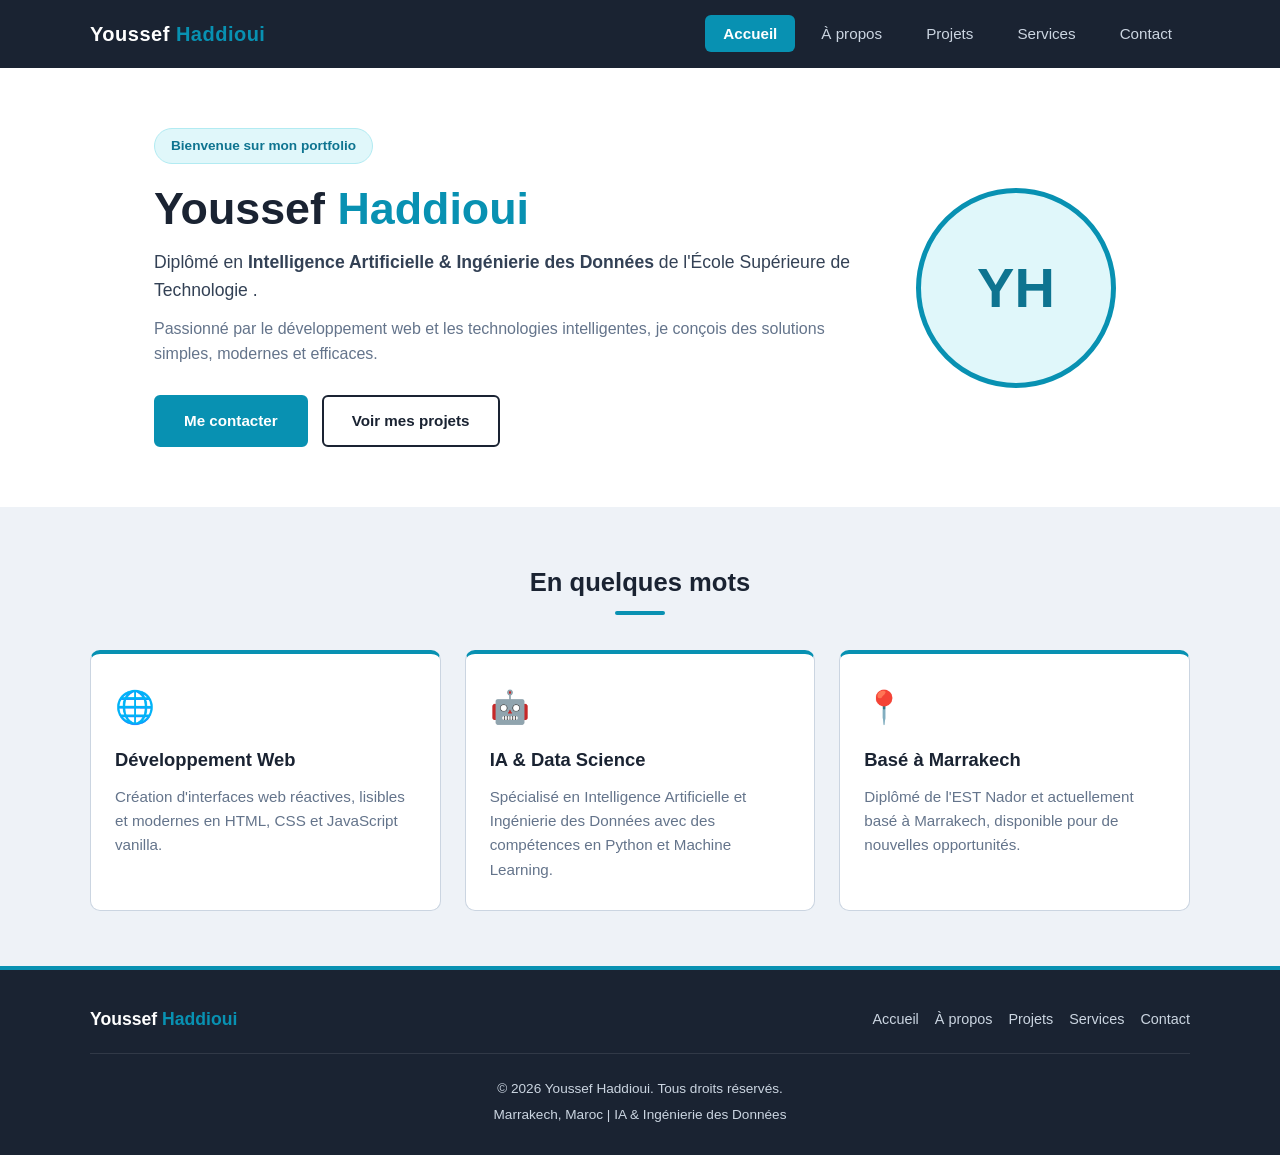
<file: index.html>
<!DOCTYPE html>
<html lang="fr">
<head>
    <meta charset="UTF-8">
    <meta name="viewport" content="width=device-width, initial-scale=1.0">
    <title>Accueil - Youssef Haddioui</title>
    <link rel="icon" type="image/png" href="assets/favicon.png">
    <link rel="stylesheet" href="css/style.css">
</head>
<body>

    <!-- Header / Entête du site -->
    <header class="site-header">
        <div class="container header-container">
            <a href="index.html" class="logo">Youssef <span>Haddioui</span></a>

            <!-- Bouton menu hamburger (Mobile) -->
            <button class="menu-toggle" id="menuToggle" aria-label="Ouvrir le menu">
                <span class="bar"></span>
                <span class="bar"></span>
                <span class="bar"></span>
            </button>

            <!-- Navigation -->
            <nav class="main-nav" id="mainNav">
                <ul>
                    <li><a href="index.html" class="nav-link active">Accueil</a></li>
                    <li><a href="about.html" class="nav-link">À propos</a></li>
                    <li><a href="projects.html" class="nav-link">Projets</a></li>
                    <li><a href="services.html" class="nav-link">Services</a></li>
                    <li><a href="contact.html" class="nav-link">Contact</a></li>
                </ul>
            </nav>
        </div>
    </header>

    <!-- Contenu principal -->
    <main>
        <!-- Section Hero / Présentation -->
        <section class="hero">
            <div class="hero-inner">
                <div class="hero-text">
                    <span class="hero-badge">Bienvenue sur mon portfolio</span>
                    <h1 class="hero-title">Youssef <span>Haddioui</span></h1>
                    <p class="hero-subtitle">
                        Diplômé en <strong>Intelligence Artificielle & Ingénierie des Données</strong> de l'École Supérieure de Technologie .
                    </p>
                    <p class="hero-description">
                        Passionné par le développement web et les technologies intelligentes, je conçois des solutions simples, modernes et efficaces.
                    </p>
                    <div class="hero-buttons">
                        <a href="contact.html" class="btn btn-primary">Me contacter</a>
                        <a href="projects.html" class="btn btn-secondary">Voir mes projets</a>
                    </div>
                </div>
                <div class="hero-visual">
                    <div class="profile-circle">YH</div>
                </div>
            </div>
        </section>

        <!-- Section Aperçu / Points forts -->
        <section class="overview">
            <div class="container">
                <div class="section-header">
                    <h2 class="section-title">En quelques mots</h2>
                    <div class="section-line"></div>
                </div>
                <div class="overview-grid">
                    <div class="card">
                        <span class="card-icon">🌐</span>
                        <h3>Développement Web</h3>
                        <p>Création d'interfaces web réactives, lisibles et modernes en HTML, CSS et JavaScript vanilla.</p>
                    </div>
                    <div class="card">
                        <span class="card-icon">🤖</span>
                        <h3>IA & Data Science</h3>
                        <p>Spécialisé en Intelligence Artificielle et Ingénierie des Données avec des compétences en Python et Machine Learning.</p>
                    </div>
                    <div class="card">
                        <span class="card-icon">📍</span>
                        <h3>Basé à Marrakech</h3>
                        <p>Diplômé de l'EST Nador et actuellement basé à Marrakech, disponible pour de nouvelles opportunités.</p>
                    </div>
                </div>
            </div>
        </section>
    </main>

    <!-- Footer / Pied de page -->
    <footer class="site-footer">
        <div class="container">
            <div class="footer-inner">
                <p class="footer-brand">Youssef <span>Haddioui</span></p>
                <nav class="footer-nav">
                    <a href="index.html">Accueil</a>
                    <a href="about.html">À propos</a>
                    <a href="projects.html">Projets</a>
                    <a href="services.html">Services</a>
                    <a href="contact.html">Contact</a>
                </nav>
            </div>
            <div class="footer-bottom">
                <p>&copy; 2026 Youssef Haddioui. Tous droits réservés.</p>
                <p>Marrakech, Maroc | IA & Ingénierie des Données</p>
            </div>
        </div>
    </footer>

    <script src="js/script.js"></script>
</body>
</html>
</file>
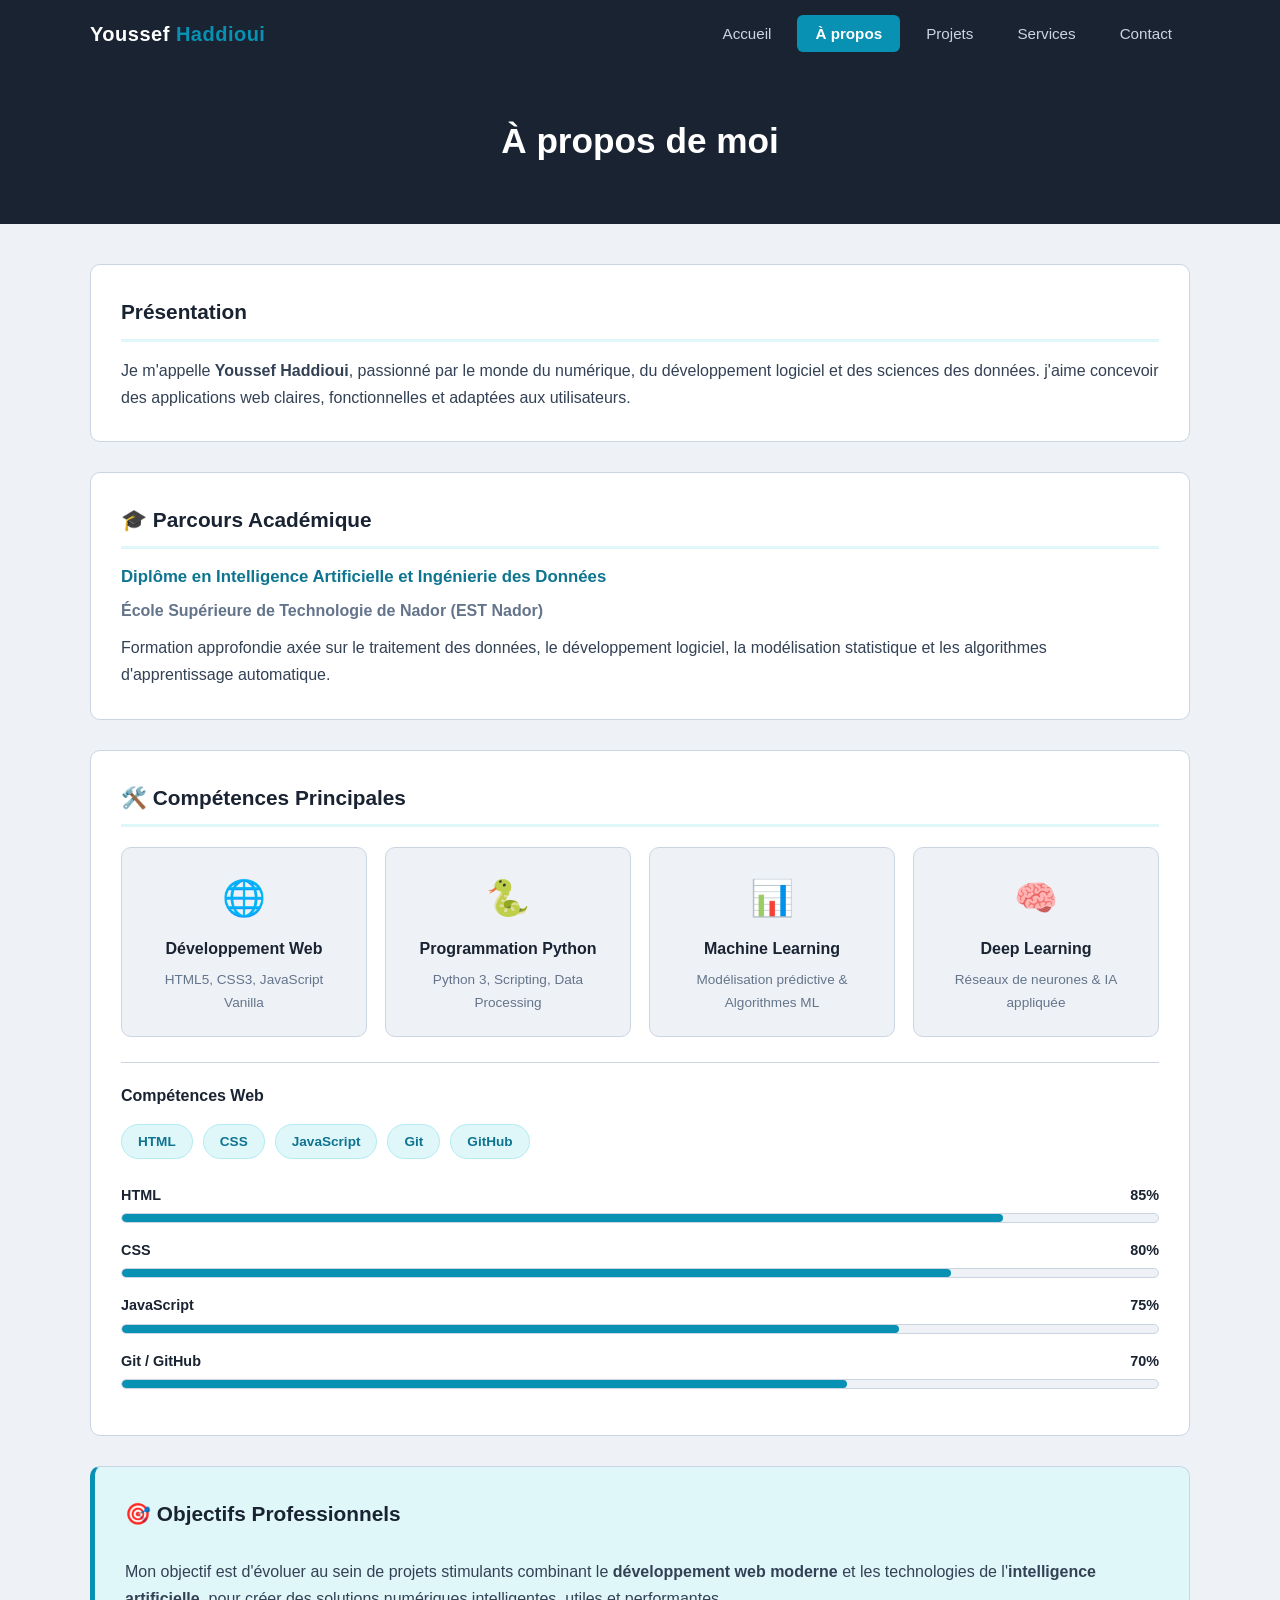
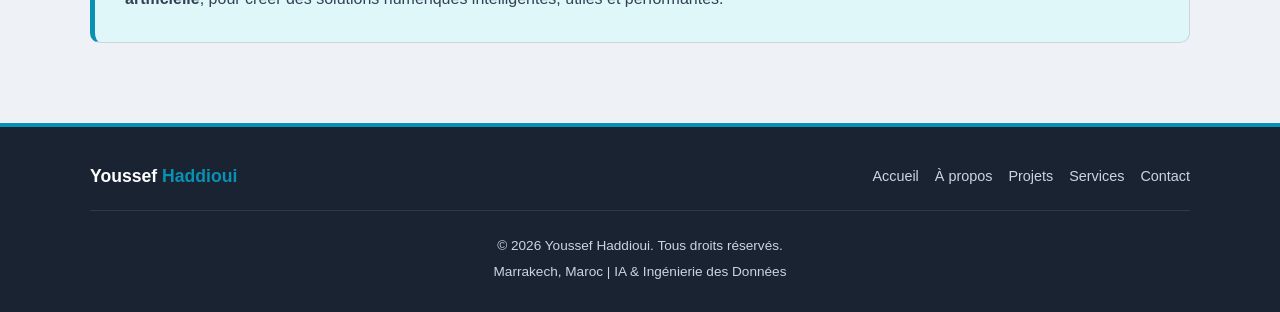
<file: about.html>
<!DOCTYPE html>
<html lang="fr">
<head>
    <meta charset="UTF-8">
    <meta name="viewport" content="width=device-width, initial-scale=1.0">
    <title>À propos - Youssef Haddioui</title>
    <link rel="icon" type="image/png" href="assets/favicon.png">
    <link rel="stylesheet" href="css/style.css">
</head>
<body>

    <!-- Header / Entête du site -->
    <header class="site-header">
        <div class="container header-container">
            <a href="index.html" class="logo">Youssef <span>Haddioui</span></a>

            <button class="menu-toggle" id="menuToggle" aria-label="Ouvrir le menu">
                <span class="bar"></span>
                <span class="bar"></span>
                <span class="bar"></span>
            </button>

            <nav class="main-nav" id="mainNav">
                <ul>
                    <li><a href="index.html" class="nav-link">Accueil</a></li>
                    <li><a href="about.html" class="nav-link active">À propos</a></li>
                    <li><a href="projects.html" class="nav-link">Projets</a></li>
                    <li><a href="services.html" class="nav-link">Services</a></li>
                    <li><a href="contact.html" class="nav-link">Contact</a></li>
                </ul>
            </nav>
        </div>
    </header>

    <main>
        <!-- Bandeau titre de page -->
        <div class="page-banner">
            <h1 class="page-title">À propos de moi</h1>
        </div>

        <div class="container page-content">

            <!-- Section Présentation Personnelle -->
            <section class="about-section">
                <div class="about-card">
                    <h2>Présentation</h2>
                    <p>
                        Je m'appelle <strong>Youssef Haddioui</strong>, passionné par le monde du numérique, du développement logiciel et des sciences des données. j'aime concevoir des applications web claires, fonctionnelles et adaptées aux utilisateurs.
                    </p>
                </div>
            </section>

            <!-- Section Parcours Académique -->
            <section class="about-section">
                <div class="about-card">
                    <h2>🎓 Parcours Académique</h2>
                    <div class="education-item">
                        <h3>Diplôme en Intelligence Artificielle et Ingénierie des Données</h3>
                        <p class="institution">École Supérieure de Technologie de Nador (EST Nador)</p>
                        <p>
                            Formation approfondie axée sur le traitement des données, le développement logiciel, la modélisation statistique et les algorithmes d'apprentissage automatique.
                        </p>
                    </div>
                </div>
            </section>

            
            <section class="about-section">
                <div class="about-card">
                    <h2>🛠️ Compétences Principales</h2>
                    <div class="skills-grid">
                        <div class="skill-item">
                            <span class="skill-icon">🌐</span>
                            <h4>Développement Web</h4>
                            <p>HTML5, CSS3, JavaScript Vanilla</p>
                        </div>
                        <div class="skill-item">
                            <span class="skill-icon">🐍</span>
                            <h4>Programmation Python</h4>
                            <p>Python 3, Scripting, Data Processing</p>
                        </div>
                        <div class="skill-item">
                            <span class="skill-icon">📊</span>
                            <h4>Machine Learning</h4>
                            <p>Modélisation prédictive & Algorithmes ML</p>
                        </div>
                        <div class="skill-item">
                            <span class="skill-icon">🧠</span>
                            <h4>Deep Learning</h4>
                            <p>Réseaux de neurones & IA appliquée</p>
                        </div>
                    </div>

                    <!-- Compétences Web avec badges et barres -->
                    <div class="skill-badges-section">
                        <h3>Compétences Web</h3>
                        <div class="skill-badges">
                            <span class="skill-badge">HTML</span>
                            <span class="skill-badge">CSS</span>
                            <span class="skill-badge">JavaScript</span>
                            <span class="skill-badge">Git</span>
                            <span class="skill-badge">GitHub</span>
                        </div>

                        <div class="skill-bar-item">
                            <div class="skill-bar-label">
                                <span>HTML</span>
                                <span>85%</span>
                            </div>
                            <div class="skill-bar">
                                <div class="skill-bar-fill fill-85"></div>
                            </div>
                        </div>
                        <div class="skill-bar-item">
                            <div class="skill-bar-label">
                                <span>CSS</span>
                                <span>80%</span>
                            </div>
                            <div class="skill-bar">
                                <div class="skill-bar-fill fill-80"></div>
                            </div>
                        </div>
                        <div class="skill-bar-item">
                            <div class="skill-bar-label">
                                <span>JavaScript</span>
                                <span>75%</span>
                            </div>
                            <div class="skill-bar">
                                <div class="skill-bar-fill fill-75"></div>
                            </div>
                        </div>
                        <div class="skill-bar-item">
                            <div class="skill-bar-label">
                                <span>Git / GitHub</span>
                                <span>70%</span>
                            </div>
                            <div class="skill-bar">
                                <div class="skill-bar-fill fill-70"></div>
                            </div>
                        </div>
                    </div>
                </div>
            </section>

            <!-- Section Objectifs Professionnels -->
            <section class="about-section">
                <div class="about-card highlight-card">
                    <h2>🎯 Objectifs Professionnels</h2>
                    <p>
                        Mon objectif est d'évoluer au sein de projets stimulants combinant le <strong>développement web moderne</strong> et les technologies de l'<strong>intelligence artificielle</strong>, pour créer des solutions numériques intelligentes, utiles et performantes.
                    </p>
                </div>
            </section>

        </div>
    </main>

    <footer class="site-footer">
        <div class="container">
            <div class="footer-inner">
                <p class="footer-brand">Youssef <span>Haddioui</span></p>
                <nav class="footer-nav">
                    <a href="index.html">Accueil</a>
                    <a href="about.html">À propos</a>
                    <a href="projects.html">Projets</a>
                    <a href="services.html">Services</a>
                    <a href="contact.html">Contact</a>
                </nav>
            </div>
            <div class="footer-bottom">
                <p>&copy; 2026 Youssef Haddioui. Tous droits réservés.</p>
                <p>Marrakech, Maroc | IA & Ingénierie des Données</p>
            </div>
        </div>
    </footer>

    <script src="js/script.js"></script>
</body>
</html>
</file>
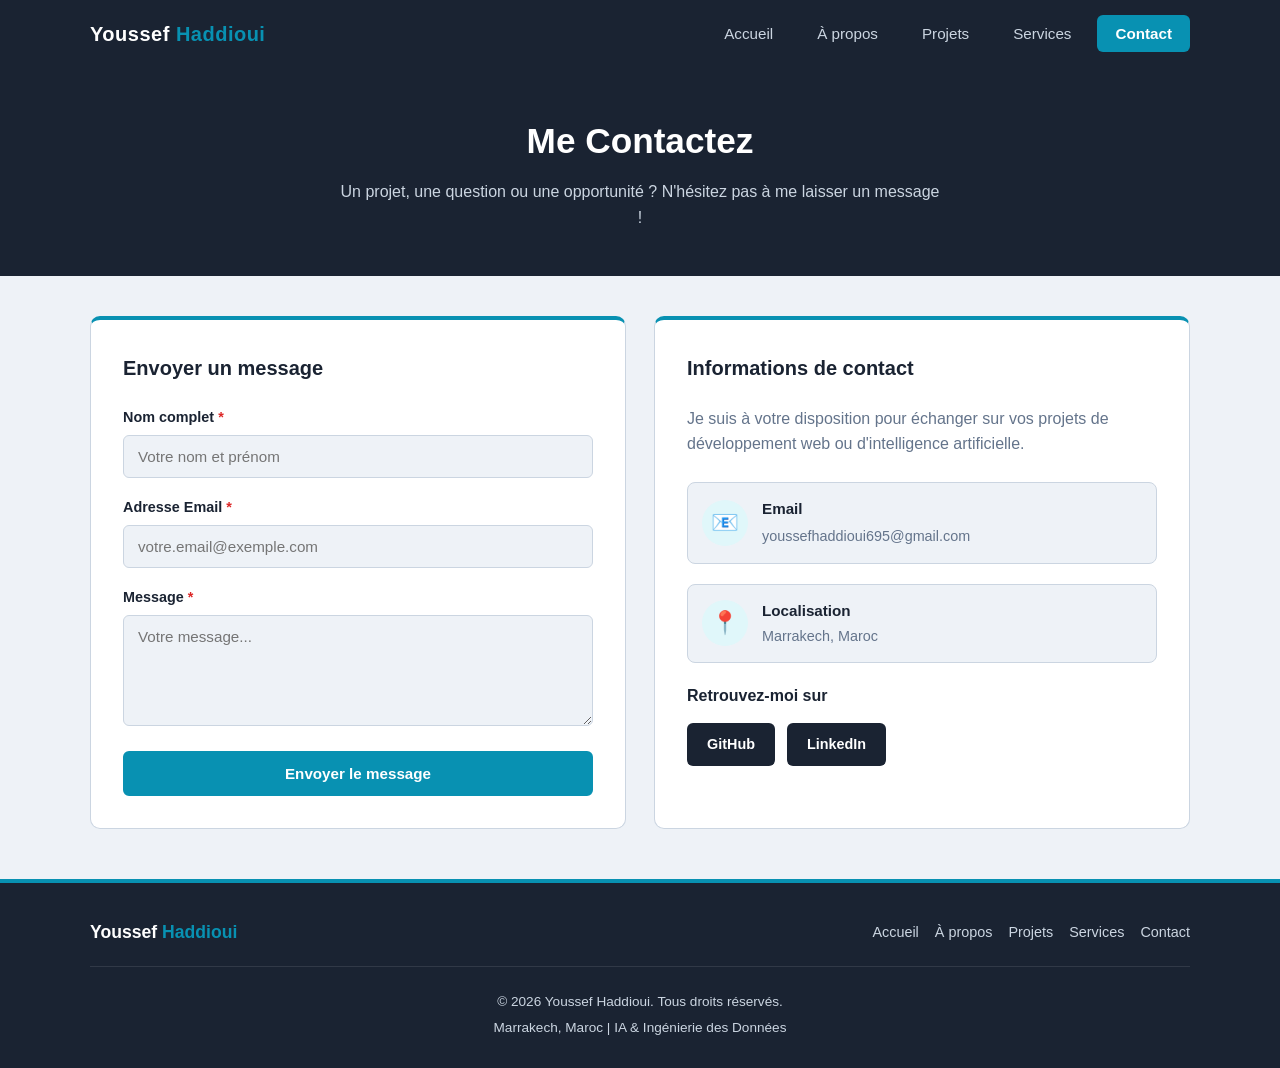
<file: contact.html>
<!DOCTYPE html>
<html lang="fr">
<head>
    <meta charset="UTF-8">
    <meta name="viewport" content="width=device-width, initial-scale=1.0">
    <title>Contact - Youssef Haddioui</title>
    <link rel="icon" type="image/png" href="assets/favicon.png">
    <link rel="stylesheet" href="css/style.css">
</head>
<body>

    <header class="site-header">
        <div class="container header-container">
            <a href="index.html" class="logo">Youssef <span>Haddioui</span></a>

            <button class="menu-toggle" id="menuToggle" aria-label="Ouvrir le menu">
                <span class="bar"></span>
                <span class="bar"></span>
                <span class="bar"></span>
            </button>

            <nav class="main-nav" id="mainNav">
                <ul>
                    <li><a href="index.html" class="nav-link">Accueil</a></li>
                    <li><a href="about.html" class="nav-link">À propos</a></li>
                    <li><a href="projects.html" class="nav-link">Projets</a></li>
                    <li><a href="services.html" class="nav-link">Services</a></li>
                    <li><a href="contact.html" class="nav-link active">Contact</a></li>
                </ul>
            </nav>
        </div>
    </header>

    <main>
        <div class="page-banner">
            <h1 class="page-title">Me Contactez</h1>
            <p class="page-subtitle">Un projet, une question ou une opportunité ? N'hésitez pas à me laisser un message !</p>
        </div>

        <div class="container">
            <div class="contact-layout">

                <section class="contact-card">
                    <h2>Envoyer un message</h2>
                    <form id="contactForm" novalidate>
                        <div id="formFeedback" class="form-feedback"></div>

                        <div class="form-group">
                            <label for="name">Nom complet <span class="required">*</span></label>
                            <input type="text" id="name" name="name" placeholder="Votre nom et prénom" required>
                        </div>

                        <div class="form-group">
                            <label for="email">Adresse Email <span class="required">*</span></label>
                            <input type="email" id="email" name="email" placeholder="votre.email@exemple.com" required>
                        </div>

                        <div class="form-group">
                            <label for="message">Message <span class="required">*</span></label>
                            <textarea id="message" name="message" rows="5" placeholder="Votre message..." required></textarea>
                        </div>

                        <button type="submit" class="btn btn-primary btn-block">Envoyer le message</button>
                    </form>
                </section>

                <section class="contact-card contact-info-card">
                    <h2>Informations de contact</h2>
                    <p class="info-intro">
                        Je suis à votre disposition pour échanger sur vos projets de développement web ou d'intelligence artificielle.
                    </p>

                    <div class="info-list">
                        <div class="info-item">
                            <span class="info-icon">📧</span>
                            <div>
                                <h4>Email</h4>
                                <a href="mailto:youssefhaddioui695@gmail.com">youssefhaddioui695@gmail.com</a>
                            </div>
                        </div>

                        <div class="info-item">
                            <span class="info-icon">📍</span>
                            <div>
                                <h4>Localisation</h4>
                                <p>Marrakech, Maroc</p>
                            </div>
                        </div>
                    </div>

                    <div class="social-section">
                        <h3>Retrouvez-moi sur</h3>
                        <div class="social-links">
                            <a href="https://github.com/haddioui-youssef" target="_blank" rel="noopener noreferrer" class="social-btn">
                                GitHub
                            </a>
                            <a href="https://linkedin.com/" target="_blank" rel="noopener noreferrer" class="social-btn">
                                LinkedIn
                            </a>
                        </div>
                    </div>
                </section>

            </div>
        </div>
    </main>

    <footer class="site-footer">
        <div class="container">
            <div class="footer-inner">
                <p class="footer-brand">Youssef <span>Haddioui</span></p>
                <nav class="footer-nav">
                    <a href="index.html">Accueil</a>
                    <a href="about.html">À propos</a>
                    <a href="projects.html">Projets</a>
                    <a href="services.html">Services</a>
                    <a href="contact.html">Contact</a>
                </nav>
            </div>
            <div class="footer-bottom">
                <p>&copy; 2026 Youssef Haddioui. Tous droits réservés.</p>
                <p>Marrakech, Maroc | IA & Ingénierie des Données</p>
            </div>
        </div>
    </footer>

    <script src="js/script.js"></script>
</body>
</html>
</file>
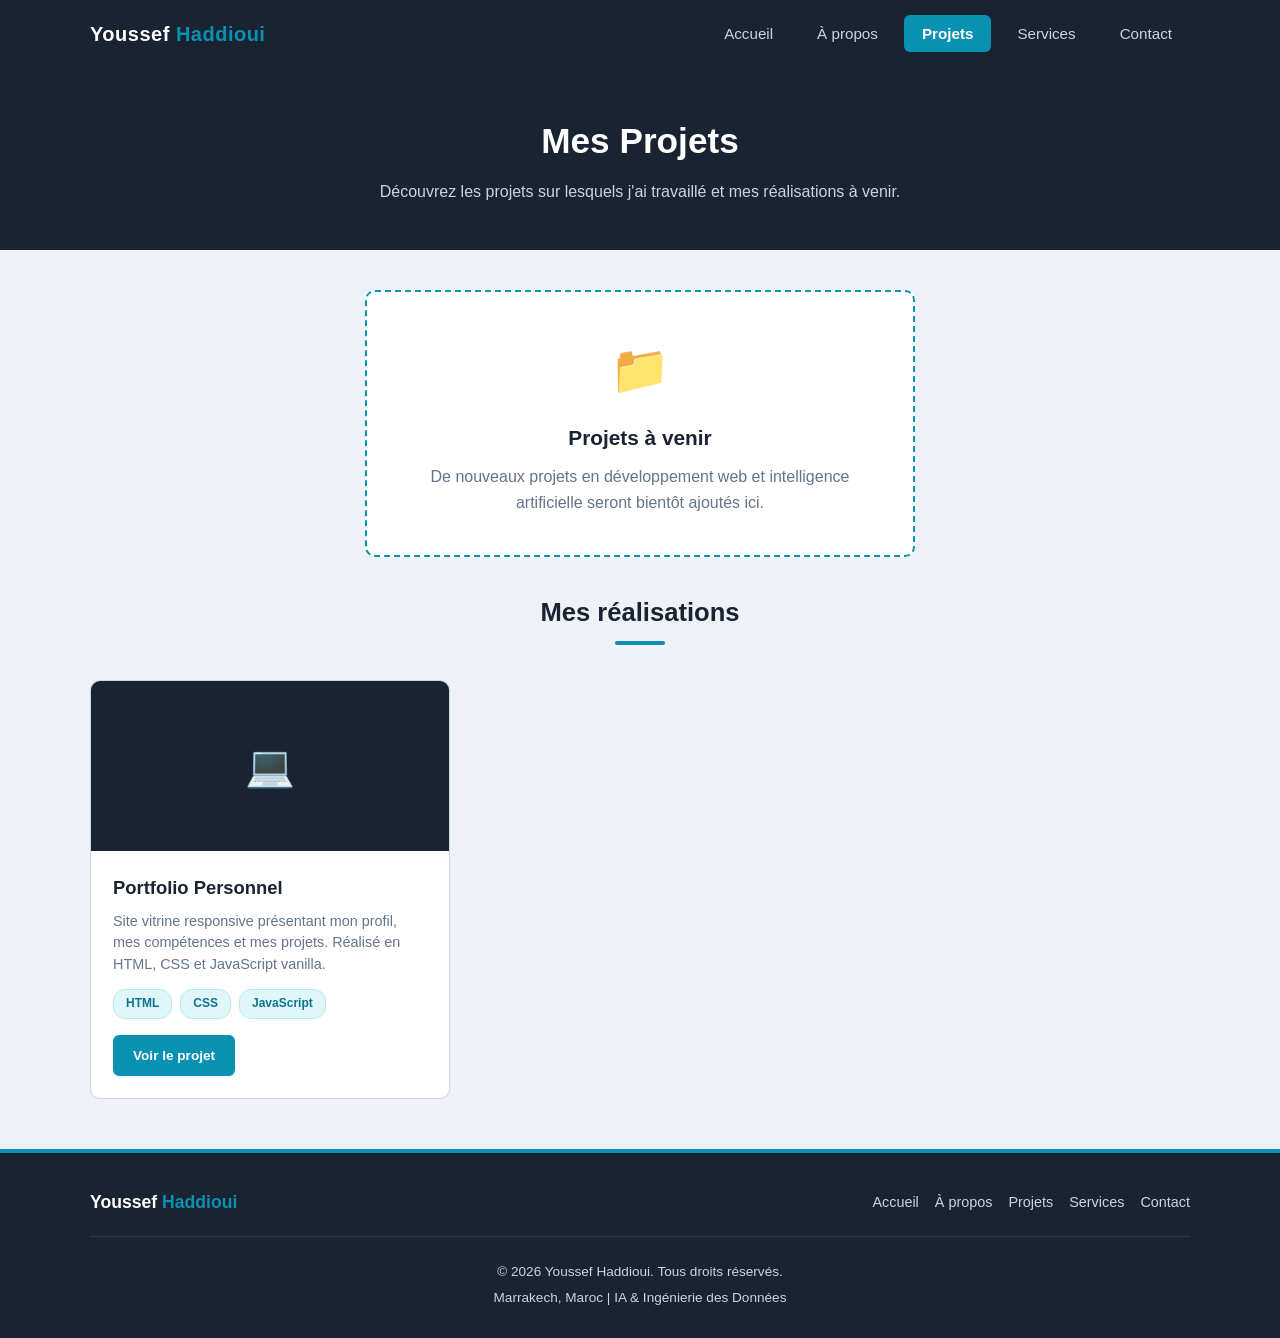
<file: projects.html>
<!DOCTYPE html>
<html lang="fr">
<head>
    <meta charset="UTF-8">
    <meta name="viewport" content="width=device-width, initial-scale=1.0">
    <title>Projets - Youssef Haddioui</title>
    <link rel="icon" type="image/png" href="assets/favicon.png">
    <link rel="stylesheet" href="css/style.css">
</head>
<body>

    <header class="site-header">
        <div class="container header-container">
            <a href="index.html" class="logo">Youssef <span>Haddioui</span></a>

            <button class="menu-toggle" id="menuToggle" aria-label="Ouvrir le menu">
                <span class="bar"></span>
                <span class="bar"></span>
                <span class="bar"></span>
            </button>

            <nav class="main-nav" id="mainNav">
                <ul>
                    <li><a href="index.html" class="nav-link">Accueil</a></li>
                    <li><a href="about.html" class="nav-link">À propos</a></li>
                    <li><a href="projects.html" class="nav-link active">Projets</a></li>
                    <li><a href="services.html" class="nav-link">Services</a></li>
                    <li><a href="contact.html" class="nav-link">Contact</a></li>
                </ul>
            </nav>
        </div>
    </header>

    <main>
        <div class="page-banner">
            <h1 class="page-title">Mes Projets</h1>
            <p class="page-subtitle">Découvrez les projets sur lesquels j'ai travaillé et mes réalisations à venir.</p>
        </div>

        <div class="container page-content">

            <!-- Message d'attente / Projets à venir -->
            <section class="projects-empty">
                <div class="empty-card">
                    <div class="empty-icon">📁</div>
                    <h2>Projets à venir</h2>
                    <p>De nouveaux projets en développement web et intelligence artificielle seront bientôt ajoutés ici.</p>
                </div>
            </section>

            <!-- Galerie de projets -->
            <section class="projects-gallery">
                <div class="section-header">
                    <h2 class="section-title">Mes réalisations</h2>
                    <div class="section-line"></div>
                </div>
                <div class="projects-grid">

                    <!-- Projet 1 : ce portfolio -->
                    <div class="project-card">
                        <div class="project-image">💻</div>
                        <div class="project-content">
                            <h3 class="project-title">Portfolio Personnel</h3>
                            <p class="project-description">
                                Site vitrine responsive présentant mon profil, mes compétences et mes projets. Réalisé en HTML, CSS et JavaScript vanilla.
                            </p>
                            <div class="project-tags">
                                <span class="tag">HTML</span>
                                <span class="tag">CSS</span>
                                <span class="tag">JavaScript</span>
                            </div>
                            <div class="project-links">
                                <a href="index.html" class="btn btn-primary btn-sm">Voir le projet</a>
                            </div>
                        </div>
                    </div>


                </div>
            </section>

        </div>
    </main>

    <footer class="site-footer">
        <div class="container">
            <div class="footer-inner">
                <p class="footer-brand">Youssef <span>Haddioui</span></p>
                <nav class="footer-nav">
                    <a href="index.html">Accueil</a>
                    <a href="about.html">À propos</a>
                    <a href="projects.html">Projets</a>
                    <a href="services.html">Services</a>
                    <a href="contact.html">Contact</a>
                </nav>
            </div>
            <div class="footer-bottom">
                <p>&copy; 2026 Youssef Haddioui. Tous droits réservés.</p>
                <p>Marrakech, Maroc | IA & Ingénierie des Données</p>
            </div>
        </div>
    </footer>

    <script src="js/script.js"></script>
</body>
</html>
</file>
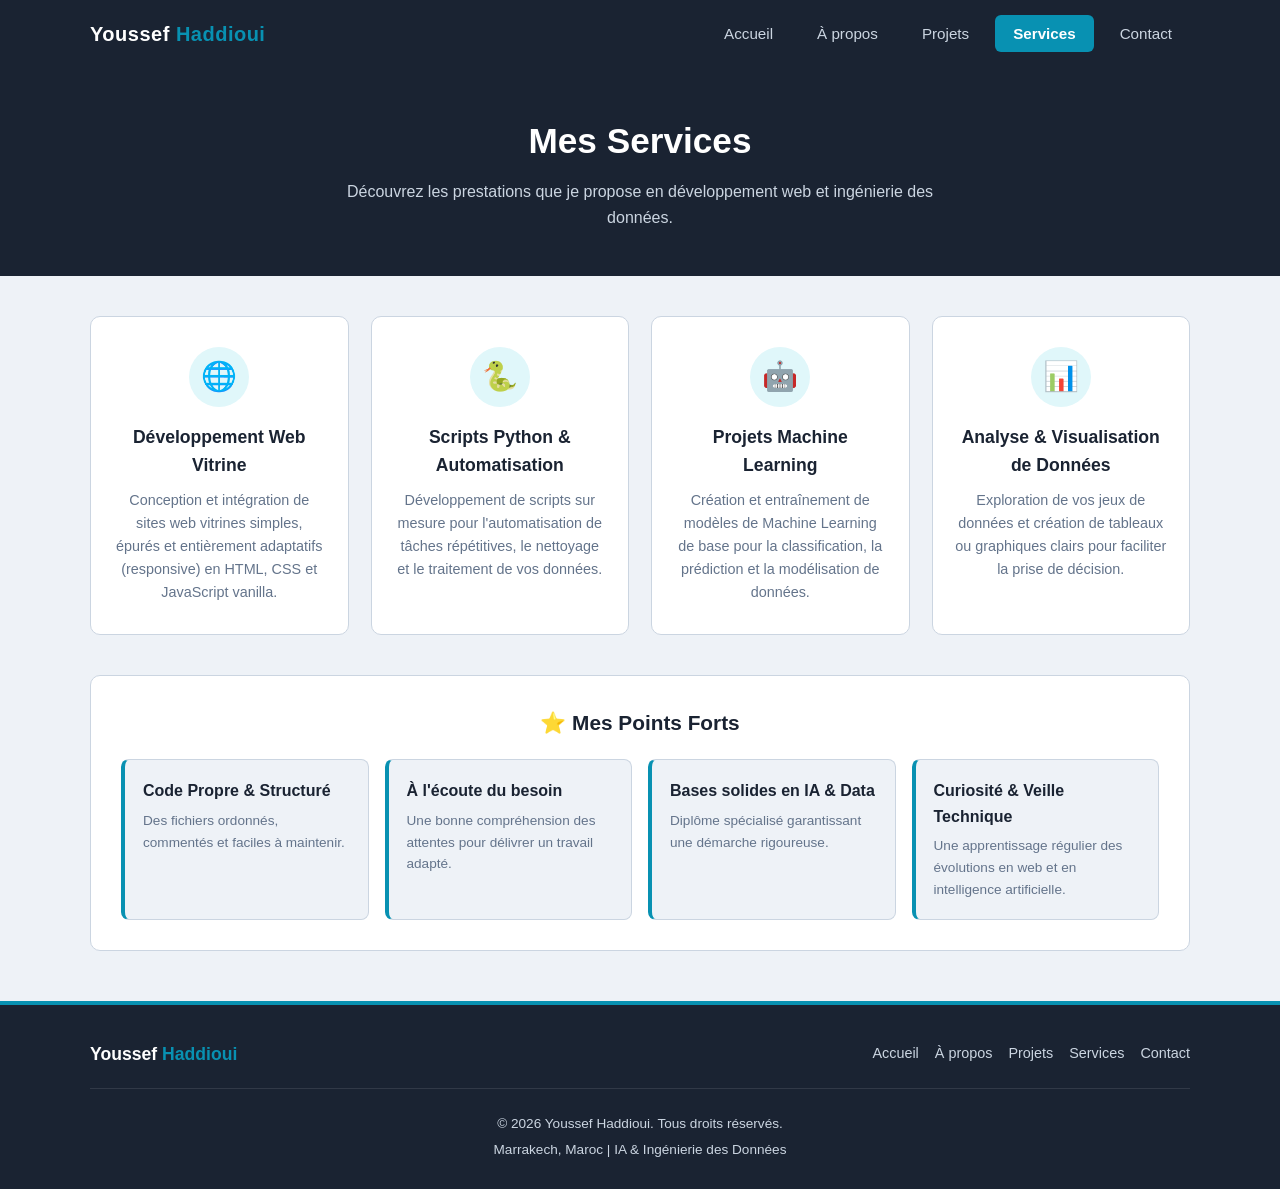
<file: services.html>
<!DOCTYPE html>
<html lang="fr">
<head>
    <meta charset="UTF-8">
    <meta name="viewport" content="width=device-width, initial-scale=1.0">
    <title>Services - Youssef Haddioui</title>
    <link rel="icon" type="image/png" href="assets/favicon.png">
    <link rel="stylesheet" href="css/style.css">
</head>
<body>

    <header class="site-header">
        <div class="container header-container">
            <a href="index.html" class="logo">Youssef <span>Haddioui</span></a>

            <button class="menu-toggle" id="menuToggle" aria-label="Ouvrir le menu">
                <span class="bar"></span>
                <span class="bar"></span>
                <span class="bar"></span>
            </button>

            <nav class="main-nav" id="mainNav">
                <ul>
                    <li><a href="index.html" class="nav-link">Accueil</a></li>
                    <li><a href="about.html" class="nav-link">À propos</a></li>
                    <li><a href="projects.html" class="nav-link">Projets</a></li>
                    <li><a href="services.html" class="nav-link active">Services</a></li>
                    <li><a href="contact.html" class="nav-link">Contact</a></li>
                </ul>
            </nav>
        </div>
    </header>

    <main>
        <div class="page-banner">
            <h1 class="page-title">Mes Services</h1>
            <p class="page-subtitle">Découvrez les prestations que je propose en développement web et ingénierie des données.</p>
        </div>

        <div class="container page-content">

            <section class="services-section">
                <div class="services-grid">
                    <div class="service-card">
                        <div class="service-icon">🌐</div>
                        <h3>Développement Web Vitrine</h3>
                        <p>
                            Conception et intégration de sites web vitrines simples, épurés et entièrement adaptatifs (responsive) en HTML, CSS et JavaScript vanilla.
                        </p>
                    </div>

                    <div class="service-card">
                        <div class="service-icon">🐍</div>
                        <h3>Scripts Python & Automatisation</h3>
                        <p>
                            Développement de scripts sur mesure pour l'automatisation de tâches répétitives, le nettoyage et le traitement de vos données.
                        </p>
                    </div>

                    <div class="service-card">
                        <div class="service-icon">🤖</div>
                        <h3>Projets Machine Learning</h3>
                        <p>
                            Création et entraînement de modèles de Machine Learning de base pour la classification, la prédiction et la modélisation de données.
                        </p>
                    </div>

                    <div class="service-card">
                        <div class="service-icon">📊</div>
                        <h3>Analyse & Visualisation de Données</h3>
                        <p>
                            Exploration de vos jeux de données et création de tableaux ou graphiques clairs pour faciliter la prise de décision.
                        </p>
                    </div>
                </div>
            </section>

            <section class="strengths-section">
                <h2>⭐ Mes Points Forts</h2>
                <div class="strengths-grid">
                    <div class="strength-item">
                        <h4>Code Propre & Structuré</h4>
                        <p>Des fichiers ordonnés, commentés et faciles à maintenir.</p>
                    </div>
                    <div class="strength-item">
                        <h4>À l'écoute du besoin</h4>
                        <p>Une bonne compréhension des attentes pour délivrer un travail adapté.</p>
                    </div>
                    <div class="strength-item">
                        <h4>Bases solides en IA & Data</h4>
                        <p>Diplôme spécialisé garantissant une démarche rigoureuse.</p>
                    </div>
                    <div class="strength-item">
                        <h4>Curiosité & Veille Technique</h4>
                        <p>Une apprentissage régulier des évolutions en web et en intelligence artificielle.</p>
                    </div>
                </div>
            </section>

        </div>
    </main>

    <footer class="site-footer">
        <div class="container">
            <div class="footer-inner">
                <p class="footer-brand">Youssef <span>Haddioui</span></p>
                <nav class="footer-nav">
                    <a href="index.html">Accueil</a>
                    <a href="about.html">À propos</a>
                    <a href="projects.html">Projets</a>
                    <a href="services.html">Services</a>
                    <a href="contact.html">Contact</a>
                </nav>
            </div>
            <div class="footer-bottom">
                <p>&copy; 2026 Youssef Haddioui. Tous droits réservés.</p>
                <p>Marrakech, Maroc | IA & Ingénierie des Données</p>
            </div>
        </div>
    </footer>

    <script src="js/script.js"></script>
</body>
</html>
</file>
<file: css/style.css>
:root {
    --color-dark: #1a2332;       /* Header, footer, titres */
    --color-text: #334155;       /* Texte principal */
    --color-gray: #64748b;       /* Texte secondaire */
    --color-bg: #eef2f7;         /* Fond de page */
    --color-accent: #0891b2;     /* Couleur d'accent (cyan) */
    --color-accent-dark: #0e7490;
    --color-accent-light: #e0f7fa;
    --color-white: #ffffff;
    --color-border: #cbd5e1;
    --color-card-hover: #f8fafc;
}

/* --- Reset et styles de base --- */
* {
    margin: 0;
    padding: 0;
    box-sizing: border-box;
}

body {
    font-family: Arial, Helvetica, sans-serif;
    background-color: var(--color-bg);
    color: var(--color-text);
    line-height: 1.6;
    min-height: 100vh;
    display: flex;
    flex-direction: column;
}

.container {
    width: 90%;
    max-width: 1100px;
    margin: 0 auto;
}

main {
    flex: 1;
}

a {
    color: var(--color-accent);
}

.page-banner {
    background-color: var(--color-dark);
    color: var(--color-white);
    text-align: center;
    padding: 45px 20px;
    margin-bottom: 40px;
}

.page-banner .page-title {
    color: var(--color-white);
    font-size: 2.2rem;
    margin-bottom: 10px;
}

.page-banner .page-subtitle {
    color: #cbd5e1;
    max-width: 600px;
    margin: 0 auto;
    font-size: 1rem;
}

/* Titres de section */
.section-header {
    text-align: center;
    margin-bottom: 35px;
}

.section-title {
    font-size: 1.6rem;
    color: var(--color-dark);
    margin-bottom: 8px;
}

.section-line {
    width: 50px;
    height: 4px;
    background-color: var(--color-accent);
    margin: 0 auto;
    border-radius: 2px;
}


/* HEADER / NAVIGATION */
.site-header {
    background-color: var(--color-dark);
    padding: 0;
    position: sticky;
    top: 0;
    z-index: 100;
}

.header-container {
    display: flex;
    justify-content: space-between;
    align-items: center;
    padding: 18px 0;
    position: relative;
}

.logo {
    font-size: 1.25rem;
    font-weight: bold;
    color: var(--color-white);
    text-decoration: none;
    letter-spacing: 0.5px;
}

.logo span {
    color: var(--color-accent);
}

.logo:hover {
    opacity: 0.9;
}

.main-nav ul {
    display: flex;
    list-style: none;
    gap: 8px;
}

.nav-link {
    text-decoration: none;
    color: #cbd5e1;
    padding: 10px 18px;
    border-radius: 6px;
    font-size: 0.95rem;
    transition: background-color 0.2s, color 0.2s;
}

.nav-link:hover {
    color: var(--color-white);
    background-color: rgba(255, 255, 255, 0.1);
}

.nav-link.active {
    color: var(--color-white);
    background-color: var(--color-accent);
    font-weight: bold;
}

/* Menu hamburger mobile */
.menu-toggle {
    display: none;
    background: none;
    border: 2px solid #cbd5e1;
    border-radius: 6px;
    cursor: pointer;
    padding: 8px 10px;
    flex-direction: column;
    gap: 5px;
}

.menu-toggle .bar {
    display: block;
    width: 22px;
    height: 3px;
    background-color: var(--color-white);
    border-radius: 2px;
}

.menu-toggle.active {
    border-color: var(--color-accent);
}

/*BOUTONS*/
.btn {
    display: inline-block;
    padding: 12px 28px;
    font-size: 0.95rem;
    font-weight: bold;
    font-family: inherit;
    border-radius: 6px;
    text-decoration: none;
    cursor: pointer;
    border: 2px solid transparent;
    transition: background-color 0.2s, color 0.2s, border-color 0.2s;
}

.btn-primary {
    background-color: var(--color-accent);
    color: var(--color-white);
    border-color: var(--color-accent);
}

.btn-primary:hover {
    background-color: var(--color-accent-dark);
    border-color: var(--color-accent-dark);
}

.btn-secondary {
    background-color: transparent;
    color: var(--color-dark);
    border-color: var(--color-dark);
}

.btn-secondary:hover {
    background-color: var(--color-dark);
    color: var(--color-white);
}

.btn-outline-light {
    background-color: transparent;
    color: var(--color-white);
    border-color: var(--color-white);
}

.btn-outline-light:hover {
    background-color: var(--color-white);
    color: var(--color-dark);
}

.btn-block {
    width: 100%;
    text-align: center;
}

.btn-sm {
    padding: 8px 18px;
    font-size: 0.85rem;
}

/* PAGE ACCUEIL - HERO */
.hero {
    background-color: var(--color-white);
    margin-bottom: 0;
}

.hero-inner {
    display: flex;
    flex-wrap: wrap;
    align-items: center;
    gap: 40px;
    padding: 60px 5%;
    max-width: 1100px;
    margin: 0 auto;
}

.hero-text {
    flex: 1 1 320px;
}

.hero-visual {
    flex: 0 1 220px;
    display: flex;
    justify-content: center;
}

.hero-badge {
    display: inline-block;
    background-color: var(--color-accent-light);
    color: var(--color-accent-dark);
    padding: 6px 16px;
    border-radius: 20px;
    font-size: 0.85rem;
    font-weight: bold;
    margin-bottom: 18px;
    border: 1px solid #b2ebf2;
}

.hero-title {
    font-size: 2.8rem;
    color: var(--color-dark);
    margin-bottom: 12px;
    line-height: 1.2;
}

.hero-title span {
    color: var(--color-accent);
}

.hero-subtitle {
    font-size: 1.1rem;
    color: var(--color-text);
    margin-bottom: 12px;
}

.hero-description {
    color: var(--color-gray);
    margin-bottom: 28px;
    font-size: 1rem;
}

.hero-buttons {
    display: flex;
    gap: 14px;
    flex-wrap: wrap;
}

/* Cercle profil (initiales) */
.profile-circle {
    width: 200px;
    height: 200px;
    border-radius: 50%;
    background-color: var(--color-accent-light);
    border: 5px solid var(--color-accent);
    display: flex;
    align-items: center;
    justify-content: center;
    font-size: 3.5rem;
    font-weight: bold;
    color: var(--color-accent-dark);
}

/* Section aperçu accueil */
.overview {
    background-color: var(--color-bg);
    padding: 55px 0;
}

.overview-grid {
    display: flex;
    flex-wrap: wrap;
    gap: 24px;
}

.overview-grid .card {
    flex: 1 1 280px;
}

.card {
    background-color: var(--color-white);
    border: 1px solid var(--color-border);
    border-radius: 10px;
    padding: 28px 24px;
    border-top: 4px solid var(--color-accent);
    transition: background-color 0.2s;
}

.card:hover {
    background-color: var(--color-card-hover);
}

.card-icon {
    font-size: 2rem;
    margin-bottom: 12px;
    display: block;
}

.card h3 {
    font-size: 1.15rem;
    color: var(--color-dark);
    margin-bottom: 10px;
}

.card p {
    color: var(--color-gray);
    font-size: 0.95rem;
}

/*PAGE À PROPOS */
.page-content {
    padding: 0 0 50px 0;
}

.about-section {
    margin-bottom: 30px;
}

.about-card {
    background-color: var(--color-white);
    border: 1px solid var(--color-border);
    border-radius: 10px;
    padding: 30px;
}

.about-card h2 {
    font-size: 1.3rem;
    color: var(--color-dark);
    margin-bottom: 15px;
    padding-bottom: 10px;
    border-bottom: 3px solid var(--color-accent-light);
}

.about-card p {
    line-height: 1.7;
}

.education-item h3 {
    font-size: 1.05rem;
    color: var(--color-accent-dark);
    margin-bottom: 6px;
}

.education-item .institution {
    font-weight: bold;
    color: var(--color-gray);
    margin-bottom: 10px;
}

/* Compétences - cartes */
.skills-grid {
    display: flex;
    flex-wrap: wrap;
    gap: 18px;
    margin-top: 20px;
}

.skill-item {
    flex: 1 1 200px;
    background-color: var(--color-bg);
    border: 1px solid var(--color-border);
    border-radius: 10px;
    padding: 22px;
    text-align: center;
}

.skill-icon {
    font-size: 2.2rem;
    display: block;
    margin-bottom: 10px;
}

.skill-item h4 {
    font-size: 1rem;
    color: var(--color-dark);
    margin-bottom: 6px;
}

.skill-item p {
    font-size: 0.85rem;
    color: var(--color-gray);
}

/* Compétences Web - badges et barres simples */
.skill-badges-section {
    margin-top: 25px;
    padding-top: 20px;
    border-top: 1px solid var(--color-border);
}

.skill-badges-section h3 {
    font-size: 1rem;
    color: var(--color-dark);
    margin-bottom: 15px;
}

.skill-badges {
    display: flex;
    flex-wrap: wrap;
    gap: 10px;
    margin-bottom: 25px;
}

.skill-badge {
    background-color: var(--color-accent-light);
    color: var(--color-accent-dark);
    padding: 6px 16px;
    border-radius: 20px;
    font-size: 0.85rem;
    font-weight: bold;
    border: 1px solid #b2ebf2;
}

.skill-bar-item {
    margin-bottom: 16px;
}

.skill-bar-label {
    display: flex;
    justify-content: space-between;
    font-size: 0.9rem;
    font-weight: bold;
    color: var(--color-dark);
    margin-bottom: 6px;
}

.skill-bar {
    height: 10px;
    background-color: var(--color-bg);
    border-radius: 5px;
    border: 1px solid var(--color-border);
    overflow: hidden;
}

.skill-bar-fill {
    height: 100%;
    background-color: var(--color-accent);
    border-radius: 4px;
}

.fill-85 { width: 85%; }
.fill-80 { width: 80%; }
.fill-75 { width: 75%; }
.fill-70 { width: 70%; }

.highlight-card {
    border-left: 5px solid var(--color-accent);
    background-color: var(--color-accent-light);
}

/* PAGE PROJETS*/
.projects-empty {
    margin-bottom: 35px;
}

.empty-card {
    background-color: var(--color-white);
    border: 2px dashed var(--color-accent);
    border-radius: 10px;
    padding: 40px 30px;
    text-align: center;
    max-width: 550px;
    margin: 0 auto;
}

.empty-icon {
    font-size: 3rem;
    margin-bottom: 12px;
}

.empty-card h2 {
    font-size: 1.3rem;
    color: var(--color-dark);
    margin-bottom: 10px;
}

.empty-card p {
    color: var(--color-gray);
}

.projects-grid {
    display: flex;
    flex-wrap: wrap;
    gap: 24px;
}

.project-card {
    flex: 1 1 300px;
    max-width: 360px;
    background-color: var(--color-white);
    border: 1px solid var(--color-border);
    border-radius: 10px;
    overflow: hidden;
    transition: border-color 0.2s;
}

.project-card:hover {
    border-color: var(--color-accent);
}

.project-image {
    height: 170px;
    background-color: var(--color-dark);
    display: flex;
    align-items: center;
    justify-content: center;
    color: var(--color-white);
    font-size: 2.5rem;
}

.project-image-placeholder {
    height: 170px;
    background-color: #94a3b8;
    display: flex;
    align-items: center;
    justify-content: center;
    color: var(--color-white);
    font-size: 0.9rem;
    font-weight: bold;
}

.project-content {
    padding: 22px;
}

.project-title {
    font-size: 1.15rem;
    color: var(--color-dark);
    margin-bottom: 8px;
}

.project-description {
    color: var(--color-gray);
    font-size: 0.9rem;
    margin-bottom: 14px;
    line-height: 1.5;
}

.project-tags {
    display: flex;
    flex-wrap: wrap;
    gap: 8px;
    margin-bottom: 16px;
}

.tag {
    background-color: var(--color-accent-light);
    color: var(--color-accent-dark);
    font-size: 0.75rem;
    font-weight: bold;
    padding: 4px 12px;
    border-radius: 12px;
    border: 1px solid #b2ebf2;
}

.project-links {
    display: flex;
    gap: 12px;
    flex-wrap: wrap;
}

.btn-link {
    color: var(--color-accent);
    text-decoration: none;
    font-size: 0.9rem;
    font-weight: bold;
}

.btn-link:hover {
    text-decoration: underline;
    color: var(--color-accent-dark);
}

.btn-link.secondary {
    color: var(--color-gray);
}

/*PAGE SERVICES */
.services-section {
    margin-bottom: 40px;
}

.services-grid {
    display: flex;
    flex-wrap: wrap;
    gap: 22px;
}

.service-card {
    flex: 1 1 240px;
    background-color: var(--color-white);
    border: 1px solid var(--color-border);
    border-radius: 10px;
    padding: 30px 22px;
    text-align: center;
    transition: border-color 0.2s;
}

.service-card:hover {
    border-color: var(--color-accent);
}

.service-icon {
    width: 60px;
    height: 60px;
    background-color: var(--color-accent-light);
    border-radius: 50%;
    display: flex;
    align-items: center;
    justify-content: center;
    font-size: 1.8rem;
    margin: 0 auto 16px auto;
}

.service-card h3 {
    font-size: 1.1rem;
    color: var(--color-dark);
    margin-bottom: 10px;
}

.service-card p {
    color: var(--color-gray);
    font-size: 0.9rem;
}

.strengths-section {
    background-color: var(--color-white);
    border: 1px solid var(--color-border);
    border-radius: 10px;
    padding: 30px;
}

.strengths-section h2 {
    font-size: 1.3rem;
    color: var(--color-dark);
    margin-bottom: 20px;
    text-align: center;
}

.strengths-grid {
    display: flex;
    flex-wrap: wrap;
    gap: 16px;
}

.strength-item {
    flex: 1 1 220px;
    background-color: var(--color-bg);
    border: 1px solid var(--color-border);
    border-left: 4px solid var(--color-accent);
    border-radius: 8px;
    padding: 18px;
}

.strength-item h4 {
    font-size: 1rem;
    color: var(--color-dark);
    margin-bottom: 6px;
}

.strength-item p {
    color: var(--color-gray);
    font-size: 0.85rem;
}

/*PAGE CONTACT*/
.contact-layout {
    display: flex;
    flex-wrap: wrap;
    gap: 28px;
    padding-bottom: 50px;
}

.contact-layout > section {
    flex: 1 1 320px;
}

.contact-card {
    background-color: var(--color-white);
    border: 1px solid var(--color-border);
    border-radius: 10px;
    padding: 32px;
    border-top: 4px solid var(--color-accent);
}

.contact-card h2 {
    font-size: 1.25rem;
    color: var(--color-dark);
    margin-bottom: 22px;
}

.form-group {
    margin-bottom: 18px;
}

.form-group label {
    display: block;
    font-weight: bold;
    font-size: 0.9rem;
    color: var(--color-dark);
    margin-bottom: 6px;
}

.form-group .required {
    color: #dc2626;
}

.form-group input,
.form-group textarea {
    width: 100%;
    padding: 12px 14px;
    border: 1px solid var(--color-border);
    border-radius: 6px;
    font-family: inherit;
    font-size: 0.95rem;
    background-color: var(--color-bg);
}

.form-group input:focus,
.form-group textarea:focus {
    outline: none;
    border-color: var(--color-accent);
    background-color: var(--color-white);
}

.form-feedback {
    display: none;
    padding: 12px 14px;
    border-radius: 6px;
    font-size: 0.9rem;
    margin-bottom: 18px;
}

.form-feedback.visible {
    display: block;
}

.form-feedback.success {
    background-color: #dcfce7;
    color: #166534;
    border: 1px solid #bbf7d0;
}

.form-feedback.error {
    background-color: #fee2e2;
    color: #991b1b;
    border: 1px solid #fecaca;
}

.info-intro {
    color: var(--color-gray);
    margin-bottom: 25px;
}

.info-item {
    display: flex;
    align-items: center;
    gap: 14px;
    margin-bottom: 20px;
    padding: 14px;
    background-color: var(--color-bg);
    border-radius: 8px;
    border: 1px solid var(--color-border);
}

.info-icon {
    font-size: 1.4rem;
    background-color: var(--color-accent-light);
    width: 46px;
    height: 46px;
    display: flex;
    align-items: center;
    justify-content: center;
    border-radius: 50%;
    flex-shrink: 0;
}

.info-item h4 {
    font-size: 0.95rem;
    color: var(--color-dark);
    margin-bottom: 2px;
}

.info-item a,
.info-item p {
    color: var(--color-gray);
    text-decoration: none;
    font-size: 0.9rem;
    word-break: break-word;
}

.info-item a:hover {
    color: var(--color-accent);
}

.social-section {
    margin-top: 10px;
}

.social-section h3 {
    font-size: 1rem;
    color: var(--color-dark);
    margin-bottom: 14px;
}

.social-links {
    display: flex;
    gap: 12px;
    flex-wrap: wrap;
}

.social-btn {
    display: inline-flex;
    align-items: center;
    gap: 8px;
    padding: 10px 20px;
    background-color: var(--color-dark);
    color: var(--color-white);
    border-radius: 6px;
    text-decoration: none;
    font-size: 0.9rem;
    font-weight: bold;
    transition: background-color 0.2s;
}

.social-btn:hover {
    background-color: var(--color-accent);
}

/*FOOTER */
.site-footer {
    background-color: var(--color-dark);
    color: #cbd5e1;
    padding: 35px 0 25px 0;
    margin-top: auto;
    border-top: 4px solid var(--color-accent);
}

.footer-inner {
    display: flex;
    flex-wrap: wrap;
    justify-content: space-between;
    align-items: center;
    gap: 20px;
    margin-bottom: 20px;
}

.footer-brand {
    font-size: 1.1rem;
    font-weight: bold;
    color: var(--color-white);
}

.footer-brand span {
    color: var(--color-accent);
}

.footer-nav {
    display: flex;
    flex-wrap: wrap;
    gap: 16px;
}

.footer-nav a {
    color: #cbd5e1;
    text-decoration: none;
    font-size: 0.9rem;
}

.footer-nav a:hover {
    color: var(--color-accent);
}

.footer-bottom {
    text-align: center;
    padding-top: 20px;
    border-top: 1px solid rgba(255, 255, 255, 0.1);
    font-size: 0.85rem;
}

.footer-bottom p {
    margin: 4px 0;
}

/*RESPONSIVE */

/* Tablette (768px et moins) */
@media (max-width: 768px) {
    .hero-inner {
        padding: 40px 5%;
        text-align: center;
    }

    .hero-text {
        flex: 1 1 100%;
    }

    .hero-visual {
        flex: 1 1 100%;
    }

    .hero-title {
        font-size: 2.2rem;
    }

    .hero-buttons {
        justify-content: center;
    }

    .page-banner {
        padding: 35px 20px;
    }

    .page-banner .page-title {
        font-size: 1.8rem;
    }

    .menu-toggle {
        display: flex;
    }

    .main-nav {
        display: none;
        position: absolute;
        top: 100%;
        left: 0;
        width: 100%;
        background-color: var(--color-dark);
        border-top: 1px solid rgba(255, 255, 255, 0.1);
        padding: 10px 0;
    }

    .main-nav.active {
        display: block;
    }

    .main-nav ul {
        flex-direction: column;
        padding: 10px 15px;
        gap: 4px;
    }

    .nav-link {
        display: block;
        padding: 12px 16px;
    }

    .footer-inner {
        flex-direction: column;
        text-align: center;
    }

    .footer-nav {
        justify-content: center;
    }

    .contact-layout > section {
        flex: 1 1 100%;
    }

    .project-card {
        max-width: 100%;
    }
}

/* Mobile (480px et moins) */
@media (max-width: 480px) {
    .hero-title {
        font-size: 1.8rem;
    }

    .profile-circle {
        width: 150px;
        height: 150px;
        font-size: 2.5rem;
    }

    .hero-buttons {
        flex-direction: column;
    }

    .hero-buttons .btn {
        width: 100%;
        text-align: center;
    }

    .overview-grid .card,
    .skill-item,
    .service-card,
    .strength-item,
    .project-card {
        flex: 1 1 100%;
    }

    .about-card,
    .contact-card {
        padding: 22px 18px;
    }

    .social-links {
        flex-direction: column;
    }

    .social-btn {
        justify-content: center;
    }
}
</file>
